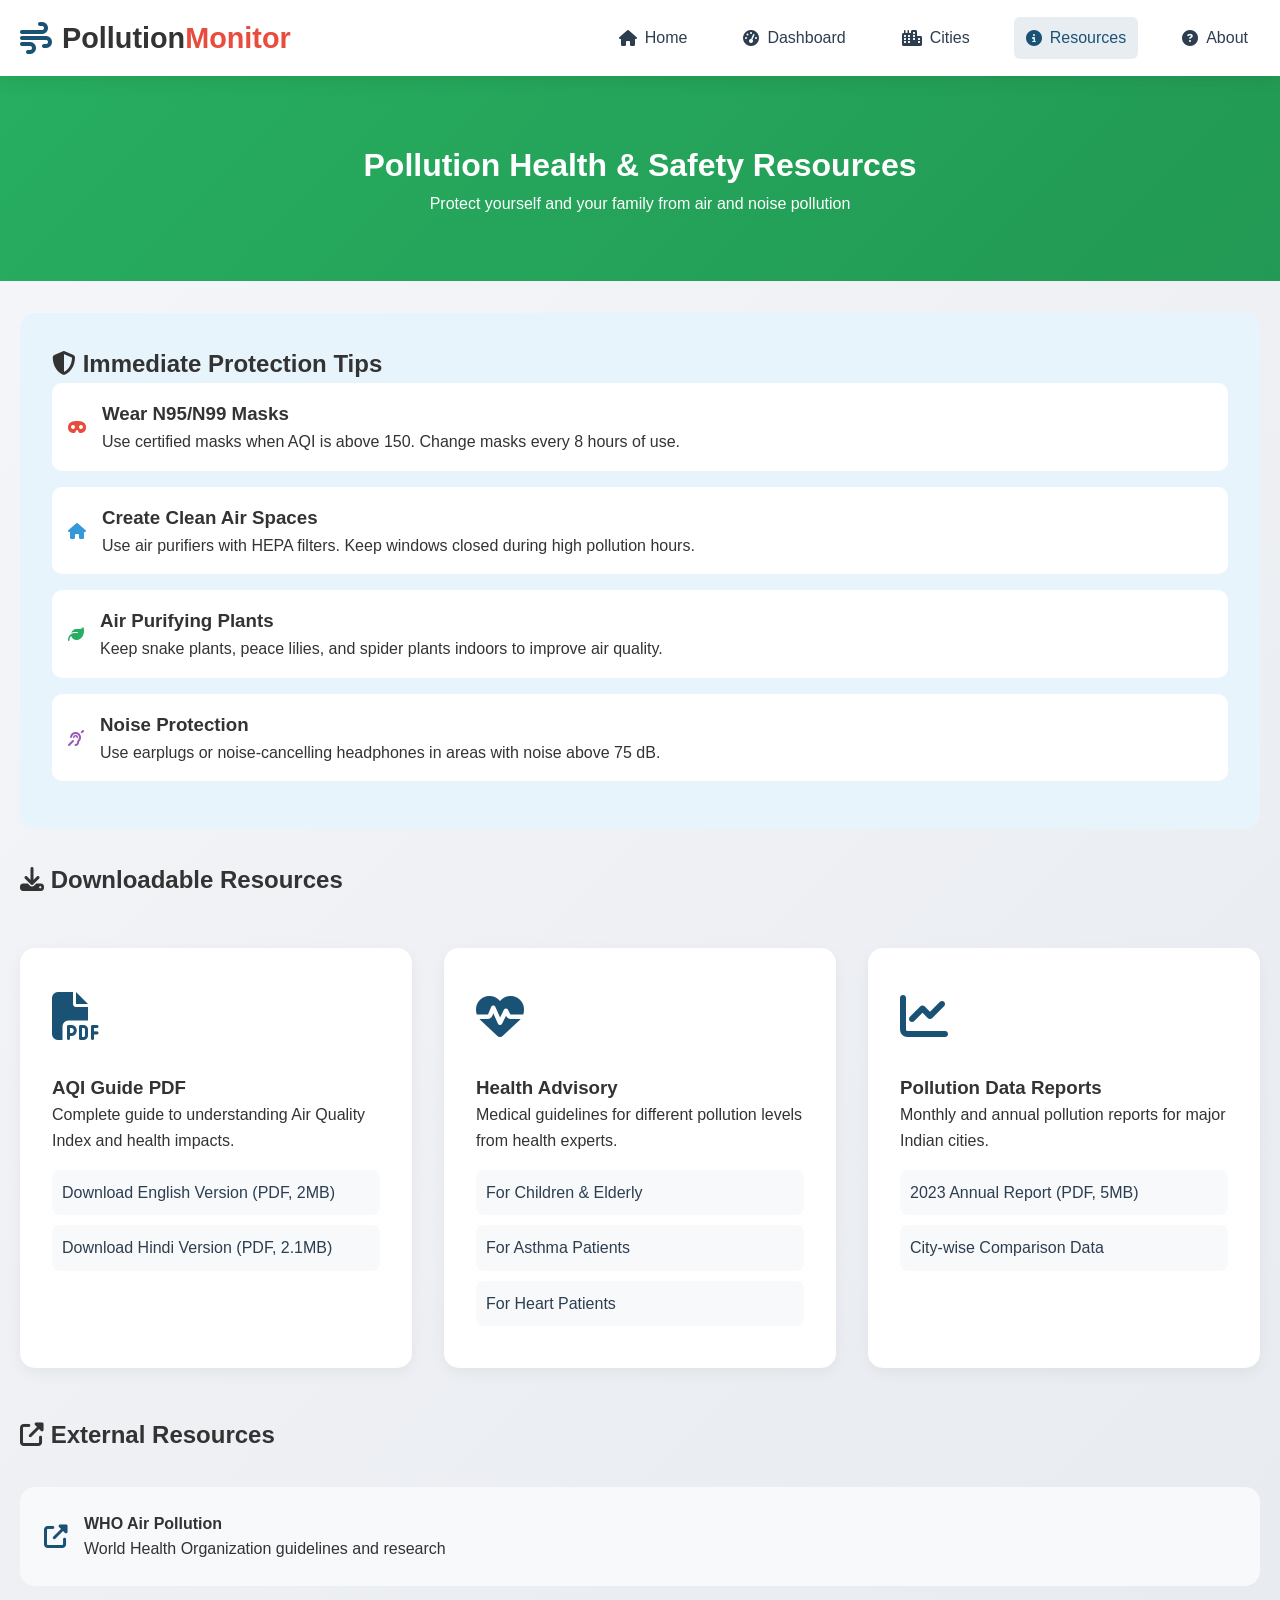
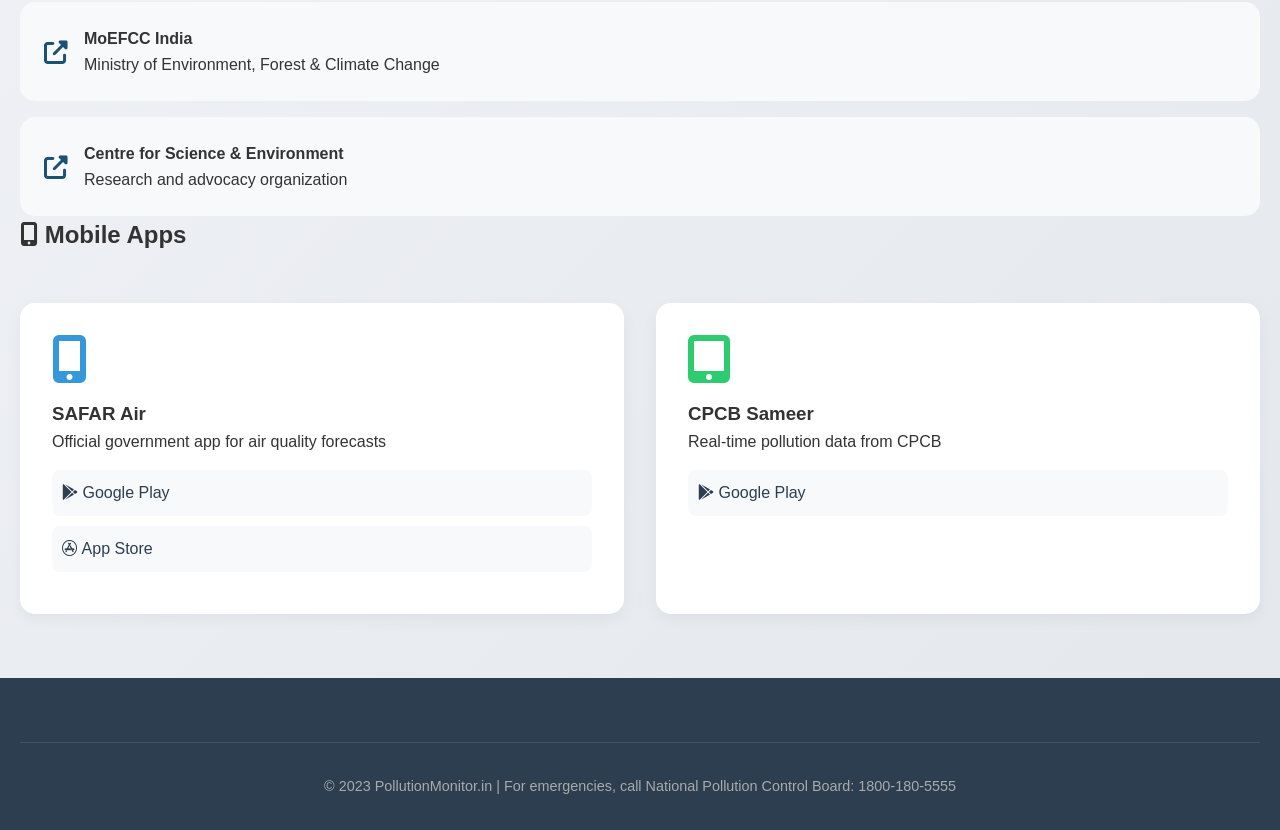
<file: resources.html>
<!DOCTYPE html>
<html lang="en">
<head>
    <meta charset="UTF-8">
    <meta name="viewport" content="width=device-width, initial-scale=1.0">
    <title>Resources | Pollution Health & Safety</title>
    <link rel="stylesheet" href="style.css">
    <link rel="stylesheet" href="https://cdnjs.cloudflare.com/ajax/libs/font-awesome/6.4.0/css/all.min.css">
    <style>
        .resources-hero {
            background: linear-gradient(135deg, var(--success) 0%, #229954 100%);
            color: white;
            padding: 4rem 0;
            text-align: center;
        }
        .resources-grid {
            display: grid;
            grid-template-columns: repeat(auto-fit, minmax(300px, 1fr));
            gap: 2rem;
            margin: 3rem 0;
        }
        .resource-card {
            background: white;
            padding: 2rem;
            border-radius: 15px;
            box-shadow: 0 5px 15px rgba(0,0,0,0.05);
            transition: transform 0.3s;
        }
        .resource-card:hover {
            transform: translateY(-5px);
        }
        .resource-icon {
            font-size: 3rem;
            color: var(--primary);
            margin-bottom: 1rem;
        }
        .download-links {
            margin-top: 1rem;
        }
        .download-link {
            display: block;
            padding: 10px;
            background: #f8f9fa;
            border-radius: 8px;
            margin-bottom: 10px;
            text-decoration: none;
            color: var(--dark);
            transition: background 0.3s;
        }
        .download-link:hover {
            background: #eef7ff;
        }
        .health-tips {
            background: #e8f4fc;
            padding: 2rem;
            border-radius: 15px;
            margin: 2rem 0;
        }
        .tip-item {
            display: flex;
            align-items: center;
            gap: 1rem;
            margin-bottom: 1rem;
            padding: 1rem;
            background: white;
            border-radius: 10px;
        }
    </style>
</head>
<body>
    <nav class="navbar">
        <div class="container">
            <div class="logo">
                <i class="fas fa-wind"></i>
                <h1>Pollution<span>Monitor</span></h1>
            </div>
            <ul class="nav-links">
                <li><a href="index.html"><i class="fas fa-home"></i> Home</a></li>
                <li><a href="dashboard.html"><i class="fas fa-tachometer-alt"></i> Dashboard</a></li>
                <li><a href="index.html#cities"><i class="fas fa-city"></i> Cities</a></li>
                <li><a href="resources.html" class="active"><i class="fas fa-info-circle"></i> Resources</a></li>
                <li><a href="about.html"><i class="fas fa-question-circle"></i> About</a></li>
            </ul>
            <button class="menu-toggle">
                <i class="fas fa-bars"></i>
            </button>
        </div>
    </nav>

    <header class="resources-hero">
        <div class="container">
            <h1>Pollution Health & Safety Resources</h1>
            <p>Protect yourself and your family from air and noise pollution</p>
        </div>
    </header>

    <main class="container">
        <section class="health-tips">
            <h2><i class="fas fa-shield-alt"></i> Immediate Protection Tips</h2>
            <div class="tip-item">
                <i class="fas fa-mask" style="color:#e74c3c;"></i>
                <div>
                    <h3>Wear N95/N99 Masks</h3>
                    <p>Use certified masks when AQI is above 150. Change masks every 8 hours of use.</p>
                </div>
            </div>
            <div class="tip-item">
                <i class="fas fa-home" style="color:#3498db;"></i>
                <div>
                    <h3>Create Clean Air Spaces</h3>
                    <p>Use air purifiers with HEPA filters. Keep windows closed during high pollution hours.</p>
                </div>
            </div>
            <div class="tip-item">
                <i class="fas fa-leaf" style="color:#27ae60;"></i>
                <div>
                    <h3>Air Purifying Plants</h3>
                    <p>Keep snake plants, peace lilies, and spider plants indoors to improve air quality.</p>
                </div>
            </div>
            <div class="tip-item">
                <i class="fas fa-ear-deaf" style="color:#9b59b6;"></i>
                <div>
                    <h3>Noise Protection</h3>
                    <p>Use earplugs or noise-cancelling headphones in areas with noise above 75 dB.</p>
                </div>
            </div>
        </section>

        <section>
            <h2><i class="fas fa-download"></i> Downloadable Resources</h2>
            <div class="resources-grid">
                <div class="resource-card">
                    <div class="resource-icon">
                        <i class="fas fa-file-pdf"></i>
                    </div>
                    <h3>AQI Guide PDF</h3>
                    <p>Complete guide to understanding Air Quality Index and health impacts.</p>
                    <div class="download-links">
                        <a href="#" class="download-link">Download English Version (PDF, 2MB)</a>
                        <a href="#" class="download-link">Download Hindi Version (PDF, 2.1MB)</a>
                    </div>
                </div>

                <div class="resource-card">
                    <div class="resource-icon">
                        <i class="fas fa-heartbeat"></i>
                    </div>
                    <h3>Health Advisory</h3>
                    <p>Medical guidelines for different pollution levels from health experts.</p>
                    <div class="download-links">
                        <a href="#" class="download-link">For Children & Elderly</a>
                        <a href="#" class="download-link">For Asthma Patients</a>
                        <a href="#" class="download-link">For Heart Patients</a>
                    </div>
                </div>

                <div class="resource-card">
                    <div class="resource-icon">
                        <i class="fas fa-chart-line"></i>
                    </div>
                    <h3>Pollution Data Reports</h3>
                    <p>Monthly and annual pollution reports for major Indian cities.</p>
                    <div class="download-links">
                        <a href="#" class="download-link">2023 Annual Report (PDF, 5MB)</a>
                        <a href="#" class="download-link">City-wise Comparison Data</a>
                    </div>
                </div>
            </div>
        </section>

        <section>
            <h2><i class="fas fa-external-link-alt"></i> External Resources</h2>
            <div class="sources-list">
                <a href="https://www.who.int/airpollution/en/" target="_blank" class="source-link">
                    <i class="fas fa-external-link-alt"></i>
                    <div>
                        <h4>WHO Air Pollution</h4>
                        <p>World Health Organization guidelines and research</p>
                    </div>
                </a>
                <a href="https://www.moef.gov.in/" target="_blank" class="source-link">
                    <i class="fas fa-external-link-alt"></i>
                    <div>
                        <h4>MoEFCC India</h4>
                        <p>Ministry of Environment, Forest & Climate Change</p>
                    </div>
                </a>
                <a href="https://www.cseindia.org/" target="_blank" class="source-link">
                    <i class="fas fa-external-link-alt"></i>
                    <div>
                        <h4>Centre for Science & Environment</h4>
                        <p>Research and advocacy organization</p>
                    </div>
                </a>
            </div>
        </section>

        <section>
            <h2><i class="fas fa-mobile-alt"></i> Mobile Apps</h2>
            <div class="resources-grid">
                <div class="resource-card">
                    <i class="fas fa-mobile-alt fa-3x" style="color:#3498db; margin-bottom:1rem;"></i>
                    <h3>SAFAR Air</h3>
                    <p>Official government app for air quality forecasts</p>
                    <div class="download-links">
                        <a href="#" class="download-link"><i class="fab fa-google-play"></i> Google Play</a>
                        <a href="#" class="download-link"><i class="fab fa-app-store"></i> App Store</a>
                    </div>
                </div>
                <div class="resource-card">
                    <i class="fas fa-tablet-alt fa-3x" style="color:#2ecc71; margin-bottom:1rem;"></i>
                    <h3>CPCB Sameer</h3>
                    <p>Real-time pollution data from CPCB</p>
                    <div class="download-links">
                        <a href="#" class="download-link"><i class="fab fa-google-play"></i> Google Play</a>
                    </div>
                </div>
            </div>
        </section>
    </main>

    <footer class="footer">
        <div class="container">
            <div class="footer-bottom">
                <p>&copy; 2023 PollutionMonitor.in | For emergencies, call National Pollution Control Board: 1800-180-5555</p>
            </div>
        </div>
    </footer>

    <script>
        document.querySelector('.menu-toggle').addEventListener('click', function() {
            document.querySelector('.nav-links').classList.toggle('active');
        });
    </script>
</body>
</html>
</file>
<file: style.css>
/* Base Styles */
* {
    margin: 0;
    padding: 0;
    box-sizing: border-box;
}

:root {
    --primary: #1a5276;
    --secondary: #2e86c1;
    --danger: #e74c3c;
    --warning: #f39c12;
    --success: #27ae60;
    --good: #2ecc71;
    --moderate: #f1c40f;
    --unhealthy: #e67e22;
    --very-unhealthy: #c0392b;
    --hazardous: #8e44ad;
    --dark: #2c3e50;
    --light: #ecf0f1;
}

body {
    font-family: 'Poppins', sans-serif;
    background: linear-gradient(135deg, #f5f7fa 0%, #e4e7ec 100%);
    color: #333;
    line-height: 1.6;
}

.container {
    width: 100%;
    max-width: 1400px;
    margin: 0 auto;
    padding: 0 20px;
}

/* Navigation */
.navbar {
    background: white;
    box-shadow: 0 2px 20px rgba(0, 0, 0, 0.1);
    position: sticky;
    top: 0;
    z-index: 1000;
}

.navbar .container {
    display: flex;
    justify-content: space-between;
    align-items: center;
    padding: 15px 20px;
}

.logo {
    display: flex;
    align-items: center;
    gap: 10px;
}

.logo i {
    font-size: 2rem;
    color: var(--primary);
}

.logo h1 {
    font-size: 1.8rem;
    font-weight: 700;
}

.logo span {
    color: var(--danger);
}

.nav-links {
    display: flex;
    list-style: none;
    gap: 2rem;
}

.nav-links a {
    text-decoration: none;
    color: var(--dark);
    font-weight: 500;
    display: flex;
    align-items: center;
    gap: 8px;
    transition: color 0.3s;
    padding: 8px 12px;
    border-radius: 6px;
}

.nav-links a:hover, .nav-links a.active {
    color: var(--primary);
    background: rgba(26, 82, 118, 0.1);
}

.menu-toggle {
    display: none;
    background: none;
    border: none;
    font-size: 1.5rem;
    color: var(--dark);
    cursor: pointer;
}

/* Hero Section */
.hero {
    background: linear-gradient(135deg, var(--primary) 0%, #0e3a5c 100%);
    color: white;
    padding: 5rem 0;
    position: relative;
    overflow: hidden;
}

.hero .container {
    display: grid;
    grid-template-columns: 1fr 1fr;
    gap: 4rem;
    align-items: center;
}

.hero-content h2 {
    font-size: 3rem;
    line-height: 1.2;
    margin-bottom: 1.5rem;
}

.hero-content p {
    font-size: 1.2rem;
    opacity: 0.9;
    margin-bottom: 2rem;
}

.hero-stats {
    display: flex;
    gap: 2rem;
    margin-bottom: 2rem;
}

.stat {
    text-align: center;
}

.stat i {
    font-size: 2rem;
    margin-bottom: 10px;
    opacity: 0.8;
}

.stat h3 {
    font-size: 2.5rem;
    font-weight: 700;
    margin-bottom: 5px;
}

.stat p {
    font-size: 0.9rem;
    opacity: 0.8;
    margin: 0;
}

.btn-hero {
    display: inline-flex;
    align-items: center;
    gap: 10px;
    background: var(--success);
    color: white;
    padding: 15px 30px;
    border-radius: 50px;
    text-decoration: none;
    font-weight: 600;
    font-size: 1.1rem;
    transition: transform 0.3s, box-shadow 0.3s;
}

.btn-hero:hover {
    transform: translateY(-3px);
    box-shadow: 0 10px 20px rgba(0, 0, 0, 0.2);
}

.hero-visual {
    display: flex;
    justify-content: center;
    gap: 20px;
    flex-wrap: wrap;
}

.aqi-badge {
    background: white;
    padding: 20px;
    border-radius: 15px;
    text-align: center;
    min-width: 120px;
    box-shadow: 0 10px 30px rgba(0, 0, 0, 0.2);
    animation: float 6s ease-in-out infinite;
}

.aqi-badge:nth-child(2) {
    animation-delay: 2s;
}

.aqi-badge:nth-child(3) {
    animation-delay: 4s;
}

@keyframes float {
    0%, 100% { transform: translateY(0); }
    50% { transform: translateY(-20px); }
}

.aqi-value {
    font-size: 2.5rem;
    font-weight: 700;
    margin-bottom: 5px;
}

.aqi-label {
    font-size: 0.9rem;
    color: #666;
    margin-bottom: 5px;
}

.aqi-status {
    font-weight: 600;
    padding: 5px 10px;
    border-radius: 20px;
    font-size: 0.8rem;
}

.critical .aqi-value { color: var(--hazardous); }
.critical .aqi-status { background: var(--hazardous); color: white; }

.moderate .aqi-value { color: var(--warning); }
.moderate .aqi-status { background: var(--warning); color: white; }

.good .aqi-value { color: var(--success); }
.good .aqi-status { background: var(--success); color: white; }

/* Cards */
.card {
    background: white;
    border-radius: 20px;
    padding: 2rem;
    margin-bottom: 2rem;
    box-shadow: 0 10px 30px rgba(0, 0, 0, 0.08);
    transition: transform 0.3s, box-shadow 0.3s;
}

.card:hover {
    transform: translateY(-5px);
    box-shadow: 0 15px 40px rgba(0, 0, 0, 0.12);
}

/* Search Section */
.search-section {
    margin-top: -50px;
    position: relative;
    z-index: 100;
}

.search-box {
    display: flex;
    gap: 15px;
    margin: 1.5rem 0;
}

#citySearch {
    flex: 1;
    padding: 18px 25px;
    border: 2px solid #ddd;
    border-radius: 15px;
    font-size: 1.1rem;
    font-family: 'Poppins', sans-serif;
}

#citySearch:focus {
    outline: none;
    border-color: var(--primary);
    box-shadow: 0 0 0 3px rgba(26, 82, 118, 0.1);
}

.btn-search {
    background: linear-gradient(135deg, var(--primary) 0%, var(--secondary) 100%);
    color: white;
    border: none;
    padding: 0 35px;
    border-radius: 15px;
    font-size: 1.1rem;
    font-weight: 600;
    cursor: pointer;
    display: flex;
    align-items: center;
    gap: 10px;
    transition: transform 0.3s;
}

.btn-search:hover {
    transform: translateY(-2px);
}

.quick-cities {
    display: flex;
    align-items: center;
    flex-wrap: wrap;
    gap: 15px;
}

.quick-label {
    font-weight: 500;
    color: var(--dark);
}

.city-tag {
    background: rgba(26, 82, 118, 0.1);
    border: none;
    padding: 10px 20px;
    border-radius: 50px;
    font-family: 'Poppins', sans-serif;
    color: var(--primary);
    font-weight: 500;
    cursor: pointer;
    transition: all 0.3s;
}

.city-tag:hover {
    background: var(--primary);
    color: white;
}

/* AQI Grid */
.aqi-section {
    margin: 3rem 0;
}

.aqi-grid {
    display: grid;
    grid-template-columns: repeat(auto-fill, minmax(250px, 1fr));
    gap: 1.5rem;
    margin-top: 2rem;
}

.aqi-card {
    background: white;
    padding: 1.5rem;
    border-radius: 15px;
    box-shadow: 0 5px 15px rgba(0, 0, 0, 0.05);
    border-left: 5px solid var(--success);
    transition: transform 0.3s;
}

.aqi-card:hover {
    transform: translateY(-5px);
}

.aqi-card.hazardous { border-color: var(--hazardous); }
.aqi-card.very-unhealthy { border-color: var(--very-unhealthy); }
.aqi-card.unhealthy { border-color: var(--unhealthy); }
.aqi-card.moderate { border-color: var(--moderate); }
.aqi-card.good { border-color: var(--good); }

.city-header {
    display: flex;
    justify-content: space-between;
    align-items: center;
    margin-bottom: 1rem;
}

.city-name {
    font-weight: 600;
    font-size: 1.2rem;
    color: var(--dark);
}

.aqi-display {
    font-size: 2rem;
    font-weight: 700;
}

.aqi-status {
    padding: 5px 15px;
    border-radius: 20px;
    font-size: 0.9rem;
    font-weight: 500;
    margin-top: 10px;
    display: inline-block;
}

/* Noise Pollution Section */
.noise-container {
    display: grid;
    grid-template-columns: 1fr 1fr;
    gap: 3rem;
    align-items: center;
    margin: 2rem 0;
}

.noise-meter {
    text-align: center;
}

.meter {
    width: 200px;
    height: 200px;
    background: conic-gradient(
        #2ecc71 0deg 90deg,
        #f1c40f 90deg 180deg,
        #e67e22 180deg 270deg,
        #e74c3c 270deg 360deg
    );
    border-radius: 50%;
    position: relative;
    margin: 0 auto 2rem;
}

.needle {
    width: 4px;
    height: 100px;
    background: var(--dark);
    position: absolute;
    bottom: 50%;
    left: 50%;
    transform-origin: bottom;
    transform: translateX(-50%) rotate(0deg);
    transition: transform 1s ease;
}

.labels {
    position: absolute;
    width: 100%;
    bottom: -30px;
    display: flex;
    justify-content: space-between;
    font-size: 0.8rem;
    color: #666;
}

.noise-value h3 {
    font-size: 3rem;
    color: var(--dark);
    margin-bottom: 10px;
}

.noise-legend {
    margin-top: 2rem;
}

.legend-item {
    display: flex;
    align-items: center;
    gap: 10px;
    margin-bottom: 10px;
}

.legend-color {
    width: 20px;
    height: 20px;
    border-radius: 4px;
}

/* Noise Table */
.noise-table {
    overflow-x: auto;
    margin-top: 2rem;
}

table {
    width: 100%;
    border-collapse: collapse;
    background: white;
    border-radius: 10px;
    overflow: hidden;
    box-shadow: 0 5px 15px rgba(0, 0, 0, 0.05);
}

th {
    background: var(--primary);
    color: white;
    padding: 1rem;
    text-align: left;
    font-weight: 600;
}

td {
    padding: 1rem;
    border-bottom: 1px solid #eee;
}

tr:hover {
    background: #f8f9fa;
}

.status-badge {
    padding: 4px 12px;
    border-radius: 20px;
    font-size: 0.8rem;
    font-weight: 500;
    display: inline-block;
}

.status-badge.danger {
    background: #e74c3c;
    color: white;
}

.status-badge.warning {
    background: #f39c12;
    color: white;
}

.status-badge.success {
    background: #2ecc71;
    color: white;
}

/* Pollution Map */
.map-container {
    position: relative;
    margin-top: 2rem;
}

#pollutionMap {
    height: 500px;
    border-radius: 15px;
    overflow: hidden;
    box-shadow: 0 10px 30px rgba(0, 0, 0, 0.1);
}

.map-legend {
    position: absolute;
    top: 20px;
    right: 20px;
    background: white;
    padding: 1rem;
    border-radius: 10px;
    box-shadow: 0 5px 15px rgba(0, 0, 0, 0.1);
    z-index: 1000;
}

.map-legend h4 {
    margin-bottom: 10px;
    color: var(--dark);
}

.legend-item {
    display: flex;
    align-items: center;
    gap: 10px;
    margin-bottom: 8px;
}

.color {
    width: 20px;
    height: 20px;
    border-radius: 4px;
}

.color.good { background: var(--good); }
.color.moderate { background: var(--moderate); }
.color.unhealthy-s { background: var(--unhealthy); }
.color.unhealthy { background: var(--very-unhealthy); }
.color.hazardous { background: var(--hazardous); }

/* Sources Grid */
.sources-grid {
    display: grid;
    grid-template-columns: repeat(auto-fit, minmax(250px, 1fr));
    gap: 2rem;
    margin-top: 2rem;
}

.source-card {
    text-align: center;
    padding: 2rem;
    background: #f8f9fa;
    border-radius: 15px;
    transition: transform 0.3s;
}

.source-card:hover {
    transform: translateY(-5px);
}

.source-card i {
    font-size: 3rem;
    color: var(--primary);
    margin-bottom: 1rem;
}

.progress-bar {
    height: 10px;
    background: #e0e0e0;
    border-radius: 5px;
    margin-top: 1rem;
    overflow: hidden;
}

.progress {
    height: 100%;
    background: linear-gradient(90deg, var(--primary), var(--secondary));
    border-radius: 5px;
}

/* Health Advisory */
.health-grid {
    display: grid;
    grid-template-columns: repeat(auto-fit, minmax(250px, 1fr));
    gap: 1.5rem;
    margin-top: 2rem;
}

.advisory {
    padding: 1.5rem;
    border-radius: 15px;
    color: white;
}

.advisory h3 {
    display: flex;
    align-items: center;
    gap: 10px;
    margin-bottom: 10px;
}

.advisory.good { background: var(--good); }
.advisory.moderate { background: var(--moderate); }
.advisory.unhealthy { background: var(--unhealthy); }
.advisory.hazardous { background: var(--hazardous); }

/* Data Sources */
.sources-list {
    display: flex;
    flex-direction: column;
    gap: 1rem;
    margin-top: 2rem;
}

.source-link {
    display: flex;
    align-items: center;
    gap: 1rem;
    padding: 1.5rem;
    background: #f8f9fa;
    border-radius: 15px;
    text-decoration: none;
    color: inherit;
    transition: transform 0.3s;
}

.source-link:hover {
    transform: translateX(10px);
    background: #eef7ff;
}

.source-link i {
    font-size: 1.5rem;
    color: var(--primary);
}

/* Footer */
.footer {
    background: var(--dark);
    color: white;
    padding: 4rem 0 2rem;
    margin-top: 4rem;
}

.footer-grid {
    display: grid;
    grid-template-columns: repeat(auto-fit, minmax(250px, 1fr));
    gap: 3rem;
    margin-bottom: 3rem;
}

.footer-col h4 {
    margin-bottom: 1.5rem;
    color: white;
}

.footer-col ul {
    list-style: none;
}

.footer-col ul li {
    margin-bottom: 10px;
}

.footer-col a {
    color: #ddd;
    text-decoration: none;
    transition: color 0.3s;
}

.footer-col a:hover {
    color: white;
}

.social-links {
    display: flex;
    gap: 1rem;
    margin-top: 1.5rem;
}

.social-links a {
    display: inline-flex;
    align-items: center;
    justify-content: center;
    width: 40px;
    height: 40px;
    background: rgba(255, 255, 255, 0.1);
    border-radius: 50%;
    color: white;
    font-size: 1.2rem;
    transition: background 0.3s;
}

.social-links a:hover {
    background: var(--primary);
}

.footer-bottom {
    text-align: center;
    padding-top: 2rem;
    border-top: 1px solid rgba(255, 255, 255, 0.1);
    color: #aaa;
    font-size: 0.9rem;
}

.disclaimer {
    font-size: 0.8rem;
    margin-top: 1rem;
    color: #888;
}

/* Pollutants info */
.pollutants {
    margin: 15px 0;
    border-top: 1px solid #eee;
    padding-top: 15px;
}

.pollutant {
    display: flex;
    justify-content: space-between;
    margin-bottom: 8px;
    font-size: 0.9rem;
}

.main-pollutant {
    font-size: 0.9rem;
    color: #666;
    margin-top: 10px;
}

.time {
    font-size: 0.8rem;
    color: #666;
}

/* Responsive Design */
@media (max-width: 1024px) {
    .hero .container {
        grid-template-columns: 1fr;
        text-align: center;
    }
    
    .hero-stats {
        justify-content: center;
    }
    
    .noise-container {
        grid-template-columns: 1fr;
    }
}

@media (max-width: 768px) {
    .nav-links {
        display: none;
        position: absolute;
        top: 100%;
        left: 0;
        right: 0;
        background: white;
        flex-direction: column;
        padding: 1rem;
        box-shadow: 0 10px 30px rgba(0, 0, 0, 0.1);
    }
    
    .nav-links.active {
        display: flex;
    }
    
    .menu-toggle {
        display: block;
    }
    
    .search-box {
        flex-direction: column;
    }
    
    .btn-search {
        justify-content: center;
    }
    
    .hero-content h2 {
        font-size: 2rem;
    }
}

@media (max-width: 480px) {
    .aqi-grid {
        grid-template-columns: 1fr;
    }
    
    .hero-stats {
        flex-direction: column;
        gap: 1.5rem;
    }
    
    .map-legend {
        position: relative;
        top: 0;
        right: 0;
        margin-top: 1rem;
    }
}
</file>
